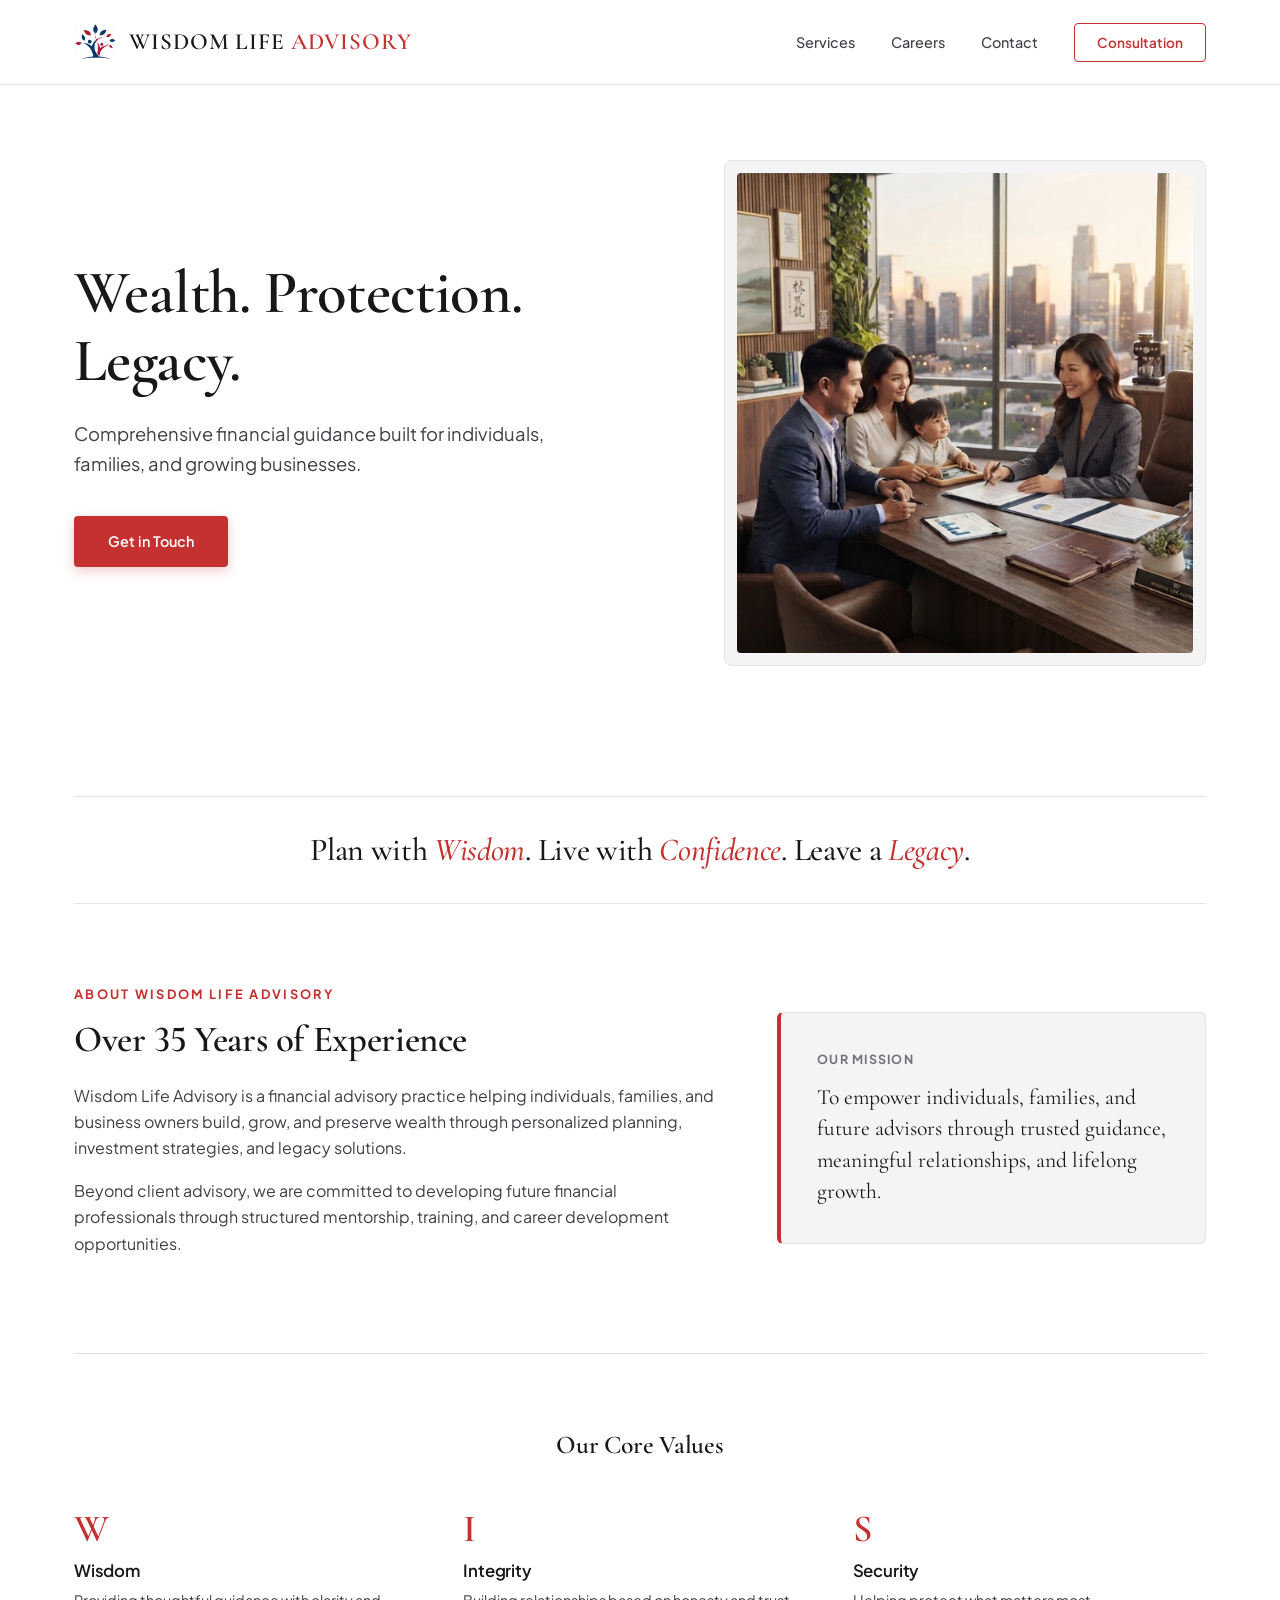
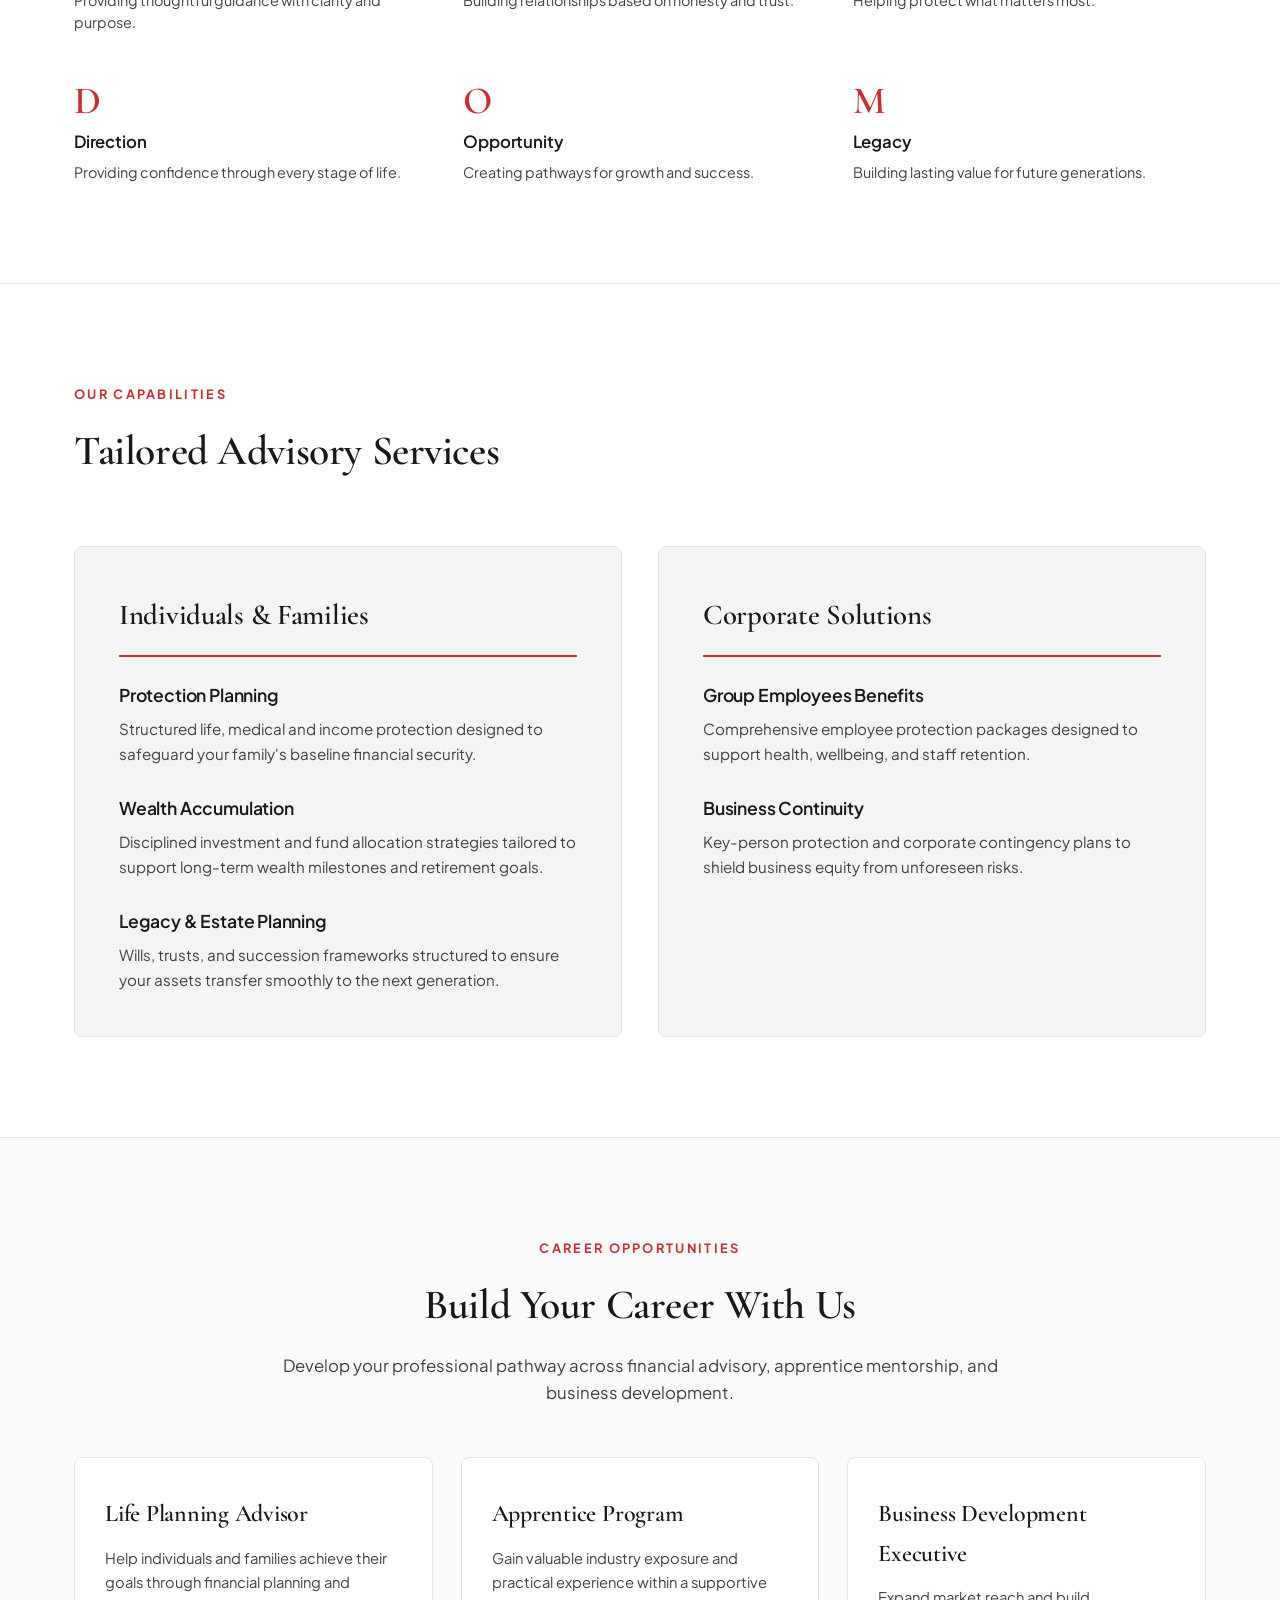
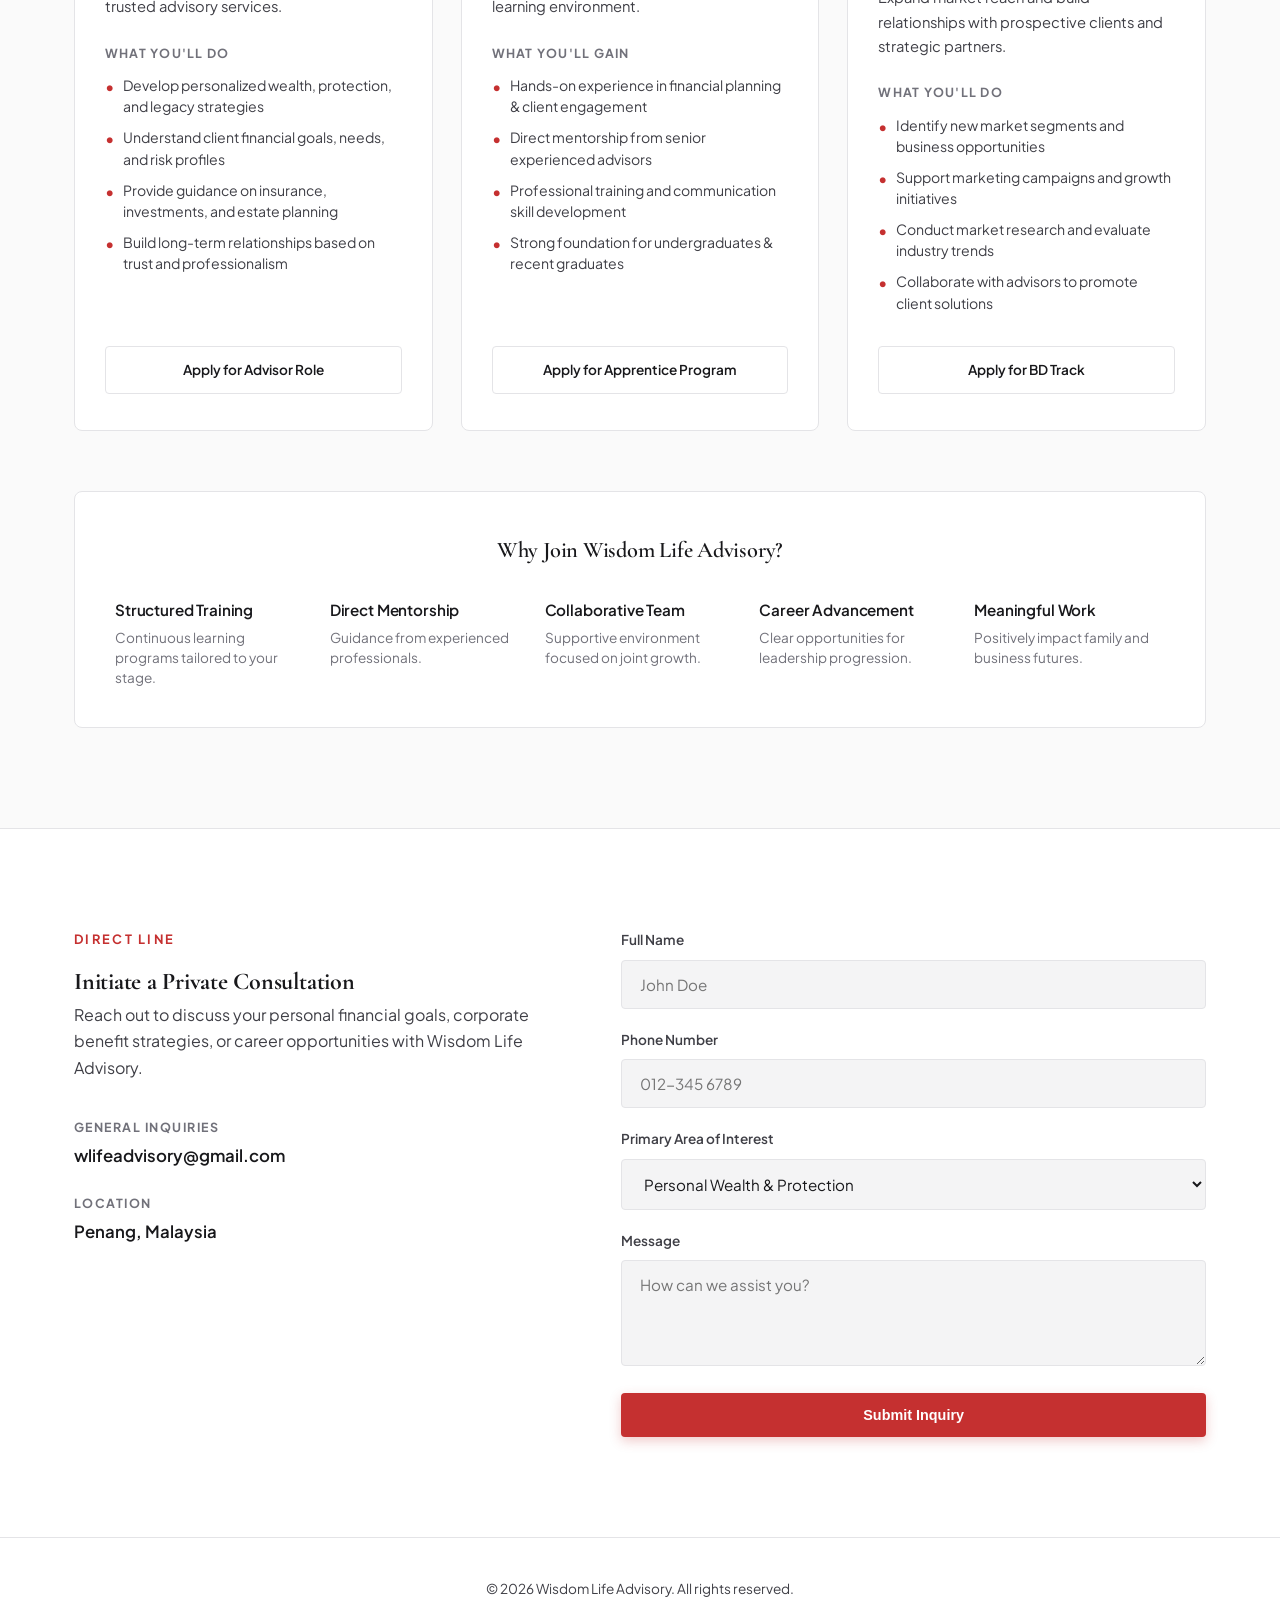
<file: index.html>
<!DOCTYPE html>
<html lang="en">

<head>
  <meta charset="UTF-8">
  <meta name="viewport" content="width=device-width, initial-scale=1.0">
  <title>Wisdom Life Advisory | Personal & Corporate Financial Advisory</title>

  <!-- Google Fonts -->
  <link rel="preconnect" href="https://fonts.googleapis.com">
  <link rel="preconnect" href="https://fonts.gstatic.com" crossorigin>
  <link
    href="https://fonts.googleapis.com/css2?family=Cormorant+Garamond:ital,wght@0,400;0,500;0,600;1,400&family=Plus+Jakarta+Sans:wght@300;400;500;600&display=swap"
    rel="stylesheet">

  <style>
    /* CSS Variables: Crisp White & Crimson Red Theme */
    :root {
      --bg-main: #FFFFFF;
      /* Pure Crisp White Canvas */
      --bg-section-alt: #FAFAFA;
      /* Very Soft Warm Neutral Gray Accent */
      --bg-card: #F4F4F5;
      /* Light Neutral Tint for Cards */
      --text-primary: #18181B;
      /* Dark Neutral Black for Sharp Headings */
      --text-secondary: #3F3F46;
      /* High-Contrast Body Text */
      --text-muted: #71717A;

      --red-primary: #C53030;
      /* Deep Corporate Crimson Red */
      --red-hover: #9B2C2C;
      /* Dark Crimson for Hover States */
      --red-light: #FFF5F5;
      /* Soft Subtle Red Tint */

      --border-color: #E4E4E7;
      /* Clean Architectural Border */
      --font-serif: 'Cormorant Garamond', Georgia, serif;
      --font-sans: 'Plus Jakarta Sans', -apple-system, BlinkMacSystemFont, sans-serif;
      --max-width: 1180px;
    }

    * {
      box-sizing: border-box;
      margin: 0;
      padding: 0;
    }

    html {
      scroll-behavior: smooth;
    }

    body {
      background-color: var(--bg-main);
      color: var(--text-primary);
      font-family: var(--font-sans);
      line-height: 1.65;
      -webkit-font-smoothing: antialiased;
    }

    h1,
    h2,
    h3,
    h4,
    h5,
    .value-letter {
      font-family: var(--font-serif);
      font-variant-numeric: lining-nums proportional-nums;
      color: var(--text-primary);
      letter-spacing: -0.01em;
    }

    body,
    p,
    li {
      font-weight: 400;
      color: var(--text-secondary);
    }

    a {
      color: inherit;
      text-decoration: none;
      transition: all 0.25s ease;
    }

    .container {
      max-width: var(--max-width);
      margin: 0 auto;
      padding: 0 24px;
    }

    .section-tag {
      font-size: 0.8rem;
      text-transform: uppercase;
      letter-spacing: 0.18em;
      color: var(--red-primary);
      margin-bottom: 12px;
      display: block;
      font-weight: 700;
      font-family: var(--font-sans);
    }

    /* Navigation */
    header {
      position: fixed;
      top: 0;
      left: 0;
      width: 100%;
      background: rgba(255, 255, 255, 0.96);
      backdrop-filter: blur(12px);
      border-bottom: 1px solid var(--border-color);
      z-index: 1000;
    }

    nav {
      display: flex;
      justify-content: space-between;
      align-items: center;
      height: 84px;
    }

    .logo {
      display: flex;
      align-items: center;
      gap: 12px;
      font-family: var(--font-serif);
      font-size: 1.45rem;
      font-weight: 600;
      letter-spacing: 0.04em;
      color: var(--text-primary);
    }

    .logo-img {
      height: 36px;
      width: auto;
      object-fit: contain;
    }

    .logo span span {
      color: var(--red-primary);
    }

    .nav-links {
      display: flex;
      gap: 36px;
      align-items: center;
      list-style: none;
    }

    .nav-links a {
      font-size: 0.9rem;
      color: var(--text-secondary);
      font-weight: 500;
    }

    .nav-links a:hover {
      color: var(--red-primary);
    }

    .btn-nav {
      padding: 10px 22px;
      border: 1px solid var(--red-primary);
      color: var(--red-primary) !important;
      border-radius: 4px;
      font-size: 0.85rem !important;
      font-weight: 600 !important;
    }

    .btn-nav:hover {
      background-color: var(--red-primary);
      color: #FFFFFF !important;
    }

    /* Hero Section */
    .hero {
      padding: 160px 0 90px;
      background-color: var(--bg-main);
    }

    .hero-grid {
      display: grid;
      grid-template-columns: 1.1fr 0.9fr;
      gap: 60px;
      align-items: center;
    }

    .hero-text h1 {
      font-size: 3.8rem;
      line-height: 1.12;
      margin-bottom: 24px;
      font-weight: 600;
    }

    .hero-text p {
      font-size: 1.15rem;
      margin-bottom: 36px;
      max-width: 520px;
    }

    .hero-image {
      position: relative;
      padding: 12px;
      background-color: var(--bg-card);
      border: 1px solid var(--border-color);
      border-radius: 8px;
    }

    .hero-image img {
      width: 100%;
      height: 480px;
      object-fit: cover;
      border-radius: 4px;
      display: block;
    }

    .btn-primary {
      display: inline-block;
      background-color: var(--red-primary);
      color: #FFFFFF;
      padding: 14px 34px;
      border-radius: 4px;
      font-size: 0.9rem;
      font-weight: 600;
      cursor: pointer;
      border: none;
      box-shadow: 0 4px 12px rgba(197, 48, 48, 0.25);
    }

    .btn-primary:hover {
      background-color: var(--red-hover);
    }

    /* About Section */
    .about {
      padding: 40px 0 100px;
      background-color: var(--bg-main);
    }

    .philosophy-banner {
      text-align: center;
      width: 100%;
      margin: 0 auto 80px;
      padding: 32px 0;
      border-top: 1px solid var(--border-color);
      border-bottom: 1px solid var(--border-color);
    }

    .philosophy-banner h2 {
      font-size: 2rem;
      font-weight: 500;
      line-height: 1.3;
    }

    .philosophy-banner h2 span {
      color: var(--red-primary);
      font-style: italic;
    }

    .about-grid {
      display: grid;
      grid-template-columns: 1.2fr 0.8fr;
      gap: 60px;
      align-items: center;
      margin-bottom: 80px;
    }

    .about-text h3 {
      font-size: 2.3rem;
      margin-bottom: 20px;
      line-height: 1.25;
      font-weight: 600;
    }

    .about-text p {
      font-size: 1rem;
      margin-bottom: 16px;
    }

    .mission-box {
      background: var(--bg-card);
      border: 1px solid var(--border-color);
      border-left: 4px solid var(--red-primary);
      padding: 36px;
      border-radius: 6px;
    }

    .mission-quote {
      font-family: var(--font-serif);
      font-size: 1.35rem;
      color: var(--text-primary);
      line-height: 1.45;
    }

    /* Core Values */
    .values-wrapper {
      border-top: 1px solid var(--border-color);
      padding-top: 70px;
    }

    .values-title {
      font-size: 1.6rem;
      margin-bottom: 44px;
      text-align: center;
      font-weight: 600;
    }

    .values-grid {
      display: grid;
      grid-template-columns: repeat(3, 1fr);
      gap: 48px 36px;
    }

    .value-card {
      background: transparent;
    }

    .value-letter {
      font-size: 2.4rem;
      color: var(--red-primary);
      font-weight: 600;
      line-height: 1;
      display: block;
      margin-bottom: 8px;
    }

    .value-card h5 {
      font-family: var(--font-sans);
      font-size: 1.05rem;
      font-weight: 600;
      color: var(--text-primary);
      margin-bottom: 6px;
    }

    .value-card p {
      font-size: 0.9rem;
      line-height: 1.5;
    }

    /* Services Section */
    .services {
      padding: 100px 0;
      background-color: var(--bg-main);
      border-top: 1px solid var(--border-color);
    }

    .section-header {
      margin-bottom: 60px;
    }

    .section-header h2 {
      font-size: 2.6rem;
      font-weight: 600;
    }

    .services-grid {
      display: grid;
      grid-template-columns: 1fr 1fr;
      gap: 36px;
    }

    .service-category {
      background-color: var(--bg-card);
      border: 1px solid var(--border-color);
      padding: 44px;
      border-radius: 8px;
      transition: transform 0.3s ease, border-color 0.3s ease;
    }

    .service-category:hover {
      border-color: var(--red-primary);
    }

    .service-category h3 {
      font-size: 1.8rem;
      margin-bottom: 24px;
      border-bottom: 2px solid var(--red-primary);
      padding-bottom: 16px;
      font-weight: 600;
    }

    .service-item {
      margin-bottom: 28px;
    }

    .service-item:last-child {
      margin-bottom: 0;
    }

    .service-item h4 {
      font-size: 1.1rem;
      font-weight: 600;
      margin-bottom: 6px;
      font-family: var(--font-sans);
      color: var(--text-primary);
    }

    .service-item p {
      font-size: 0.95rem;
    }

    /* Careers Section */
    .careers {
      padding: 100px 0;
      background-color: var(--bg-section-alt);
      border-top: 1px solid var(--border-color);
      border-bottom: 1px solid var(--border-color);
    }

    .careers-intro {
      max-width: 760px;
      margin: 0 auto 50px;
      text-align: center;
    }

    .careers-intro h2 {
      font-size: 2.6rem;
      margin-bottom: 12px;
      font-weight: 600;
    }

    .careers-intro p {
      font-size: 1.05rem;
    }

    .careers-grid {
      display: grid;
      grid-template-columns: repeat(3, 1fr);
      gap: 28px;
      margin-bottom: 60px;
    }

    .career-card {
      background-color: #FFFFFF;
      border: 1px solid var(--border-color);
      padding: 36px 30px;
      border-radius: 8px;
      display: flex;
      flex-direction: column;
      justify-content: space-between;
      transition: transform 0.3s ease, border-color 0.3s ease, box-shadow 0.3s ease;
    }

    .career-card:hover {
      transform: translateY(-4px);
      border-color: var(--red-primary);
      box-shadow: 0 16px 32px rgba(0, 0, 0, 0.05);
    }

    .career-card h3 {
      font-size: 1.5rem;
      margin-bottom: 12px;
      font-weight: 600;
    }

    .career-card p.card-desc {
      font-size: 0.92rem;
      margin-bottom: 24px;
      min-height: 54px;
    }

    .role-section-title {
      font-size: 0.78rem;
      text-transform: uppercase;
      letter-spacing: 0.1em;
      color: var(--text-muted);
      font-weight: 700;
      margin-bottom: 12px;
      display: block;
      font-family: var(--font-sans);
    }

    .career-list {
      list-style: none;
      margin-bottom: 32px;
      flex-grow: 1;
    }

    .career-list li {
      position: relative;
      padding-left: 18px;
      margin-bottom: 10px;
      font-size: 0.88rem;
      line-height: 1.5;
    }

    .career-list li::before {
      content: "•";
      position: absolute;
      left: 0;
      color: var(--red-primary);
      font-size: 1.1rem;
      top: -2px;
    }

    .btn-card {
      display: block;
      text-align: center;
      padding: 12px 20px;
      border-radius: 4px;
      font-size: 0.85rem;
      font-weight: 600;
      border: 1px solid var(--border-color);
      color: var(--text-primary);
      background-color: var(--bg-main);
    }

    .btn-card:hover {
      border-color: var(--red-primary);
      background-color: var(--red-primary);
      color: #FFFFFF;
    }

    .why-join {
      background-color: #FFFFFF;
      border: 1px solid var(--border-color);
      padding: 40px;
      border-radius: 8px;
    }

    .why-join-title {
      font-size: 1.4rem;
      margin-bottom: 28px;
      text-align: center;
      font-weight: 600;
    }

    .pillars-grid {
      display: grid;
      grid-template-columns: repeat(5, 1fr);
      gap: 24px;
    }

    .pillar-box h5 {
      font-size: 0.95rem;
      font-family: var(--font-sans);
      font-weight: 600;
      color: var(--text-primary);
      margin-bottom: 6px;
    }

    .pillar-box p {
      font-size: 0.85rem;
      color: var(--text-muted);
      line-height: 1.45;
    }

    /* Contact Section */
    .contact {
      padding: 100px 0;
      background-color: var(--bg-main);
    }

    .contact-grid {
      display: grid;
      grid-template-columns: 1fr 1.2fr;
      gap: 60px;
    }

    .contact-info p {
      margin-bottom: 36px;
    }

    .info-detail {
      margin-bottom: 24px;
    }

    .info-detail label {
      display: block;
      font-size: 0.78rem;
      text-transform: uppercase;
      letter-spacing: 0.12em;
      color: var(--text-muted);
      margin-bottom: 4px;
      font-weight: 700;
    }

    .info-detail span {
      color: var(--text-primary);
      font-size: 1.05rem;
      font-weight: 600;
    }

    .contact-form .form-group {
      margin-bottom: 20px;
    }

    .contact-form label {
      display: block;
      font-size: 0.85rem;
      color: var(--text-secondary);
      margin-bottom: 8px;
      font-weight: 600;
    }

    .contact-form input,
    .contact-form select,
    .contact-form textarea {
      width: 100%;
      padding: 14px 18px;
      background-color: var(--bg-card);
      border: 1px solid var(--border-color);
      border-radius: 4px;
      color: var(--text-primary);
      font-family: var(--font-sans);
      font-size: 0.95rem;
    }

    .contact-form input:focus,
    .contact-form select:focus,
    .contact-form textarea:focus {
      outline: none;
      border-color: var(--red-primary);
      background-color: #FFFFFF;
    }

    /* Footer */
    footer {
      padding: 40px 0;
      background-color: var(--bg-main);
      border-top: 1px solid var(--border-color);
      color: var(--text-muted);
      text-align: center;
      font-size: 0.85rem;
    }

    /* Mobile navigation button & drawer styles */
    .mobile-toggle {
      display: none;
      background: transparent;
      border: none;
      font-size: 1.6rem;
      color: var(--text-primary);
      cursor: pointer;
      padding: 8px;
      line-height: 1;
      border-radius: 4px;
      transition: background-color 0.2s ease;
    }

    .mobile-toggle:active {
      background-color: var(--bg-card);
    }

    .mobile-nav-backdrop {
      display: none;
      position: fixed;
      inset: 0;
      background: rgba(0, 0, 0, 0.4);
      backdrop-filter: blur(4px);
      z-index: 998;
      opacity: 0;
      transition: opacity 0.3s ease;
    }

    .mobile-nav-backdrop.active {
      display: block;
      opacity: 1;
    }

    /* Active Touch / Tap Feedback for Primary Buttons */
    .btn-primary:active,
    .btn-nav:active,
    .btn-card:active {
      transform: translateY(1px) scale(0.98);
      box-shadow: 0 2px 6px rgba(197, 48, 48, 0.2);
    }

    @media (max-width: 992px) {
      .careers-grid {
        grid-template-columns: 1fr;
      }

      .pillars-grid {
        grid-template-columns: repeat(2, 1fr);
      }
    }

    @media (max-width: 768px) {
      /* Container Spacing */
      .container {
        padding: 0 18px;
      }

      /* Navigation & Mobile Drawer */
      nav {
        height: 70px;
      }

      .mobile-toggle {
        display: block;
      }

      .nav-links {
        position: fixed;
        top: 70px;
        left: 0;
        right: 0;
        background: #FFFFFF;
        flex-direction: column;
        align-items: stretch;
        padding: 24px 20px 32px;
        gap: 16px;
        border-bottom: 1px solid var(--border-color);
        box-shadow: 0 16px 32px rgba(0, 0, 0, 0.12);
        transform: translateY(-100%);
        opacity: 0;
        visibility: hidden;
        transition: all 0.3s cubic-bezier(0.16, 1, 0.3, 1);
        z-index: 999;
      }

      .nav-links.active {
        transform: translateY(0);
        opacity: 1;
        visibility: visible;
      }

      .nav-links a {
        display: block;
        padding: 12px 16px;
        font-size: 1rem;
        border-radius: 6px;
      }

      .nav-links a:hover,
      .nav-links a:active {
        background-color: var(--bg-card);
      }

      .btn-nav {
        text-align: center;
        margin-top: 8px;
      }

      /* Hero Section Spacing & Hierarchy */
      .hero {
        padding: 95px 0 40px;
      }

      .hero-grid {
        display: flex;
        flex-direction: column;
        gap: 24px;
      }

      .about-grid,
      .services-grid,
      .contact-grid {
        grid-template-columns: 1fr;
        gap: 28px;
      }

      .hero-text h1 {
        font-size: 2.3rem;
        line-height: 1.18;
        margin-bottom: 14px;
      }

      .hero-text p {
        font-size: 1rem;
        line-height: 1.55;
        margin-bottom: 20px;
      }

      .btn-primary {
        display: inline-flex;
        align-items: center;
        justify-content: center;
        width: auto;
        padding: 13px 28px;
        font-size: 0.95rem;
        border-radius: 6px;
      }

      .hero-image {
        order: -1;
        padding: 6px;
        margin-top: 0;
        border-radius: 8px;
      }

      .hero-image img {
        height: auto;
        max-height: 280px;
        aspect-ratio: 16 / 10;
        object-fit: cover;
        border-radius: 6px;
      }

      /* About & Mission Section */
      .about {
        padding: 30px 0 60px;
      }

      .philosophy-banner {
        margin-bottom: 40px;
        padding: 24px 12px;
      }

      .philosophy-banner h2 {
        font-size: 1.5rem;
        line-height: 1.25;
      }

      .about-text h3 {
        font-size: 1.8rem;
        line-height: 1.22;
        margin-bottom: 14px;
      }

      .mission-box {
        padding: 24px;
        border-radius: 8px;
        box-shadow: 0 4px 16px rgba(0, 0, 0, 0.04);
      }

      .mission-quote {
        font-size: 1.15rem;
        line-height: 1.4;
      }

      /* Core Values */
      .values-wrapper {
        padding-top: 40px;
      }

      .values-title {
        font-size: 1.4rem;
        margin-bottom: 28px;
      }

      .values-grid {
        grid-template-columns: 1fr;
        gap: 24px;
      }

      .value-card {
        padding: 20px;
        background: var(--bg-card);
        border: 1px solid var(--border-color);
        border-radius: 8px;
      }

      /* Services Section */
      .services {
        padding: 60px 0;
      }

      .section-header {
        margin-bottom: 36px;
      }

      .section-header h2 {
        font-size: 2rem;
      }

      .service-category {
        padding: 28px 20px;
        box-shadow: 0 4px 16px rgba(0, 0, 0, 0.03);
      }

      .service-category h3 {
        font-size: 1.5rem;
        margin-bottom: 18px;
        padding-bottom: 12px;
      }

      /* Careers & Contact */
      .why-join {
        padding: 24px 18px;
      }

      .pillars-grid {
        grid-template-columns: 1fr;
        gap: 16px;
      }

      .contact {
        padding: 60px 0;
      }

      /* Mobile Action Bar Display */
      .mobile-action-bar {
        display: flex;
      }
    }
  </style>
</head>

<body>

  <!-- Mobile Drawer Backdrop -->
  <div class="mobile-nav-backdrop" id="mobileNavBackdrop"></div>

  <!-- Navigation Header -->
  <header>
    <div class="container">
      <nav>
        <a href="#" class="logo">
          <img src="logo_white.jpg" alt="Wisdom Life Advisory Logo" class="logo-img">
          <span>WISDOM LIFE <span>ADVISORY</span></span>
        </a>
        <button class="mobile-toggle" id="mobileToggle" aria-label="Toggle Navigation Menu">
          <span class="hamburger-icon">☰</span>
        </button>
        <ul class="nav-links" id="navLinks">
          <li><a href="#services">Services</a></li>
          <li><a href="#careers">Careers</a></li>
          <li><a href="#contact">Contact</a></li>
          <li><a href="#contact" class="btn-nav">Consultation</a></li>
        </ul>
      </nav>
    </div>
  </header>

  <main>
    <!-- Hero Section -->
    <section class="hero">
      <div class="container">
        <div class="hero-grid">
          <div class="hero-text">
            <h1>Wealth. Protection. Legacy.</h1>
            <p>Comprehensive financial guidance built for individuals, families, and growing businesses.</p>
            <a href="#contact" class="btn-primary">Get in Touch</a>
          </div>
          <div class="hero-image">
            <img src="right_picture.png" alt="Wisdom Life Advisory Office Space">
          </div>
        </div>
      </div>
    </section>

    <!-- About Section -->
    <section id="about" class="about">
      <div class="container">

        <!-- Grid-Locked Philosophy Banner -->
        <div class="philosophy-banner">
          <h2>Plan with <span>Wisdom</span>. Live with <span>Confidence</span>. Leave a <span>Legacy</span>.</h2>
        </div>

        <!-- About & Mission Split -->
        <div class="about-grid">
          <div class="about-text">
            <span class="section-tag">About Wisdom Life Advisory</span>
            <h3>Over 35 Years of Experience</h3>
            <p>Wisdom Life Advisory is a financial advisory practice helping individuals, families, and business owners
              build, grow, and preserve wealth through personalized planning, investment strategies, and legacy
              solutions.</p>
            <p>Beyond client advisory, we are committed to developing future financial professionals through structured
              mentorship, training, and career development opportunities.</p>
          </div>

          <div class="mission-box">
            <span class="role-section-title">Our Mission</span>
            <p class="mission-quote">To empower individuals, families, and future advisors through trusted guidance,
              meaningful relationships, and lifelong growth.</p>
          </div>
        </div>

        <!-- WISDOM Core Values -->
        <div class="values-wrapper">
          <h4 class="values-title">Our Core Values</h4>
          <div class="values-grid">

            <div class="value-card">
              <span class="value-letter">W</span>
              <h5>Wisdom</h5>
              <p>Providing thoughtful guidance with clarity and purpose.</p>
            </div>

            <div class="value-card">
              <span class="value-letter">I</span>
              <h5>Integrity</h5>
              <p>Building relationships based on honesty and trust.</p>
            </div>

            <div class="value-card">
              <span class="value-letter">S</span>
              <h5>Security</h5>
              <p>Helping protect what matters most.</p>
            </div>

            <div class="value-card">
              <span class="value-letter">D</span>
              <h5>Direction</h5>
              <p>Providing confidence through every stage of life.</p>
            </div>

            <div class="value-card">
              <span class="value-letter">O</span>
              <h5>Opportunity</h5>
              <p>Creating pathways for growth and success.</p>
            </div>

            <div class="value-card">
              <span class="value-letter">M</span>
              <h5>Legacy</h5>
              <p>Building lasting value for future generations.</p>
            </div>

          </div>
        </div>

      </div>
    </section>

    <!-- Services Section -->
    <section id="services" class="services">
      <div class="container">
        <div class="section-header">
          <span class="section-tag">Our Capabilities</span>
          <h2>Tailored Advisory Services</h2>
        </div>

        <div class="services-grid">
          <!-- Individual Services -->
          <div class="service-category">
            <h3>Individuals & Families</h3>

            <div class="service-item">
              <h4>Protection Planning</h4>
              <p>Structured life, medical and income protection designed to safeguard your family's baseline financial
                security.</p>
            </div>

            <div class="service-item">
              <h4>Wealth Accumulation</h4>
              <p>Disciplined investment and fund allocation strategies tailored to support long-term wealth milestones
                and retirement goals.</p>
            </div>

            <div class="service-item">
              <h4>Legacy & Estate Planning</h4>
              <p>Wills, trusts, and succession frameworks structured to ensure your assets transfer smoothly to the next
                generation.</p>
            </div>
          </div>

          <!-- Corporate Services -->
          <div class="service-category">
            <h3>Corporate Solutions</h3>

            <div class="service-item">
              <h4>Group Employees Benefits</h4>
              <p>Comprehensive employee protection packages designed to support health, wellbeing, and staff retention.
              </p>
            </div>

            <div class="service-item">
              <h4>Business Continuity</h4>
              <p>Key-person protection and corporate contingency plans to shield business equity from unforeseen risks.
              </p>
            </div>
          </div>
        </div>
      </div>
    </section>

    <!-- Careers Section -->
    <section id="careers" class="careers">
      <div class="container">

        <div class="careers-intro">
          <span class="section-tag">Career Opportunities</span>
          <h2>Build Your Career With Us</h2>
          <p>Develop your professional pathway across financial advisory, apprentice mentorship, and business
            development.</p>
        </div>

        <div class="careers-grid">

          <!-- Card 1: Wealth Planning Advisor -->
          <div class="career-card">
            <div>
              <h3>Life Planning Advisor</h3>
              <p class="card-desc">Help individuals and families achieve their goals through financial planning and
                trusted advisory services.</p>

              <span class="role-section-title">What You'll Do</span>
              <ul class="career-list">
                <li>Develop personalized wealth, protection, and legacy strategies</li>
                <li>Understand client financial goals, needs, and risk profiles</li>
                <li>Provide guidance on insurance, investments, and estate planning</li>
                <li>Build long-term relationships based on trust and professionalism</li>
              </ul>
            </div>
            <a href="#contact" class="btn-card">Apply for Advisor Role</a>
          </div>

          <!-- Card 2: Apprentice Program -->
          <div class="career-card">
            <div>
              <h3>Apprentice Program</h3>
              <p class="card-desc">Gain valuable industry exposure and practical experience within a supportive learning
                environment.</p>

              <span class="role-section-title">What You'll Gain</span>
              <ul class="career-list">
                <li>Hands-on experience in financial planning & client engagement</li>
                <li>Direct mentorship from senior experienced advisors</li>
                <li>Professional training and communication skill development</li>
                <li>Strong foundation for undergraduates & recent graduates</li>
              </ul>
            </div>
            <a href="#contact" class="btn-card">Apply for Apprentice Program</a>
          </div>

          <!-- Card 3: Business Development Executive -->
          <div class="career-card">
            <div>
              <h3>Business Development Executive</h3>
              <p class="card-desc">Expand market reach and build relationships with prospective clients and strategic
                partners.</p>

              <span class="role-section-title">What You'll Do</span>
              <ul class="career-list">
                <li>Identify new market segments and business opportunities</li>
                <li>Support marketing campaigns and growth initiatives</li>
                <li>Conduct market research and evaluate industry trends</li>
                <li>Collaborate with advisors to promote client solutions</li>
              </ul>
            </div>
            <a href="#contact" class="btn-card">Apply for BD Track</a>
          </div>

        </div>

        <!-- Why Join Us Pillar Strip -->
        <div class="why-join">
          <h4 class="why-join-title">Why Join Wisdom Life Advisory?</h4>
          <div class="pillars-grid">
            <div class="pillar-box">
              <h5>Structured Training</h5>
              <p>Continuous learning programs tailored to your stage.</p>
            </div>
            <div class="pillar-box">
              <h5>Direct Mentorship</h5>
              <p>Guidance from experienced professionals.</p>
            </div>
            <div class="pillar-box">
              <h5>Collaborative Team</h5>
              <p>Supportive environment focused on joint growth.</p>
            </div>
            <div class="pillar-box">
              <h5>Career Advancement</h5>
              <p>Clear opportunities for leadership progression.</p>
            </div>
            <div class="pillar-box">
              <h5>Meaningful Work</h5>
              <p>Positively impact family and business futures.</p>
            </div>
          </div>
        </div>

      </div>
    </section>

    <!-- Contact Section -->
    <section id="contact" class="contact">
      <div class="container">
        <div class="contact-grid">
          <div class="contact-info">
            <span class="section-tag">Direct Line</span>
            <h2>Initiate a Private Consultation</h2>
            <p>Reach out to discuss your personal financial goals, corporate benefit strategies, or career opportunities
              with Wisdom Life Advisory.</p>

            <div class="info-detail">
              <label>General Inquiries</label>
              <span>wlifeadvisory@gmail.com</span>
            </div>

            <div class="info-detail">
              <label>Location</label>
              <span>Penang, Malaysia</span>
            </div>
          </div>

          <div class="contact-form">
            <!-- Remove action and method attributes since JavaScript will handle the submission -->
            <form id="contactForm">
              <input type="hidden" name="access_key" value="193fb1ef-6a65-4a81-82ab-71bdc118ec98">

              <div class="form-group">
                <label for="name">Full Name</label>
                <input type="text" name="name" id="name" required placeholder="John Doe">
              </div>

              <div class="form-group">
                <label for="phone">Phone Number</label>
                <input type="tel" name="phone" id="phone" required placeholder="012-345 6789"
                  pattern="^(\+?60|0)[1-9][0-9]{7,8}$"
                  title="Please enter a valid phone number (e.g., 0123456789 or +60123456789)">
              </div>

              <div class="form-group">
                <label for="topic">Primary Area of Interest</label>
                <select name="topic" id="topic">
                  <option value="individual">Personal Wealth & Protection</option>
                  <option value="corporate">Corporate & Group Benefits</option>
                  <option value="advisor">Career: Wealth Planning Advisor</option>
                  <option value="apprentice">Career: Apprentice Program</option>
                  <option value="bd">Career: Business Development Executive</option>
                </select>
              </div>

              <div class="form-group">
                <label for="message">Message</label>
                <textarea name="message" id="message" rows="4" placeholder="How can we assist you?"></textarea>
              </div>

              <button type="submit" id="submitBtn" class="btn-primary" style="width: 100%;">Submit Inquiry</button>
            </form>

            <!-- Container for your custom success/error message -->
            <div id="formResponse"
              style="display: none; margin-top: 15px; padding: 12px; border-radius: 6px; text-align: center;"></div>
          </div>
        </div>
      </div>
    </section>
  </main>

  <!-- Footer -->
  <footer>
    <div class="container">
      <p>&copy; 2026 Wisdom Life Advisory. All rights reserved.</p>
    </div>
  </footer>

  <script>
    // Mobile menu toggle handling
    const mobileToggle = document.getElementById('mobileToggle');
    const navLinks = document.getElementById('navLinks');
    const mobileNavBackdrop = document.getElementById('mobileNavBackdrop');

    function toggleMobileMenu() {
      const isOpen = navLinks.classList.toggle('active');
      mobileToggle.classList.toggle('active');
      mobileNavBackdrop.classList.toggle('active');
      document.body.style.overflow = isOpen ? 'hidden' : '';
    }

    function closeMobileMenu() {
      navLinks.classList.remove('active');
      mobileToggle.classList.remove('active');
      mobileNavBackdrop.classList.remove('active');
      document.body.style.overflow = '';
    }

    if (mobileToggle) {
      mobileToggle.addEventListener('click', toggleMobileMenu);
      mobileNavBackdrop.addEventListener('click', closeMobileMenu);
      
      navLinks.querySelectorAll('a').forEach(link => {
        link.addEventListener('click', closeMobileMenu);
      });
    }

    const form = document.getElementById('contactForm');
    const responseDiv = document.getElementById('formResponse');
    const submitBtn = document.getElementById('submitBtn');

    form.addEventListener('submit', async function (e) {
      e.preventDefault(); // Stop standard redirect

      submitBtn.innerText = 'Sending...';
      submitBtn.disabled = true;

      const formData = new FormData(form);

      try {
        const response = await fetch('https://api.web3forms.com/submit', {
          method: 'POST',
          body: formData
        });

        const result = await response.json();

        if (result.success) {
          // Custom Success Message
          responseDiv.style.display = 'block';
          responseDiv.style.backgroundColor = '#d4edda';
          responseDiv.style.color = '#155724';
          responseDiv.innerText = 'Thank you for reaching out. We will contact you shortly.';

          form.reset(); // Clear input fields
        } else {
          throw new Error(result.message);
        }
      } catch (error) {
        // Custom Error Message
        responseDiv.style.display = 'block';
        responseDiv.style.backgroundColor = '#f8d7da';
        responseDiv.style.color = '#721c24';
        responseDiv.innerText = 'Oops! Something went wrong. Please try again later.';
      } finally {
        submitBtn.innerText = 'Submit Inquiry';
        submitBtn.disabled = false;
      }
    });
  </script>

</body>

</html>
</file>
